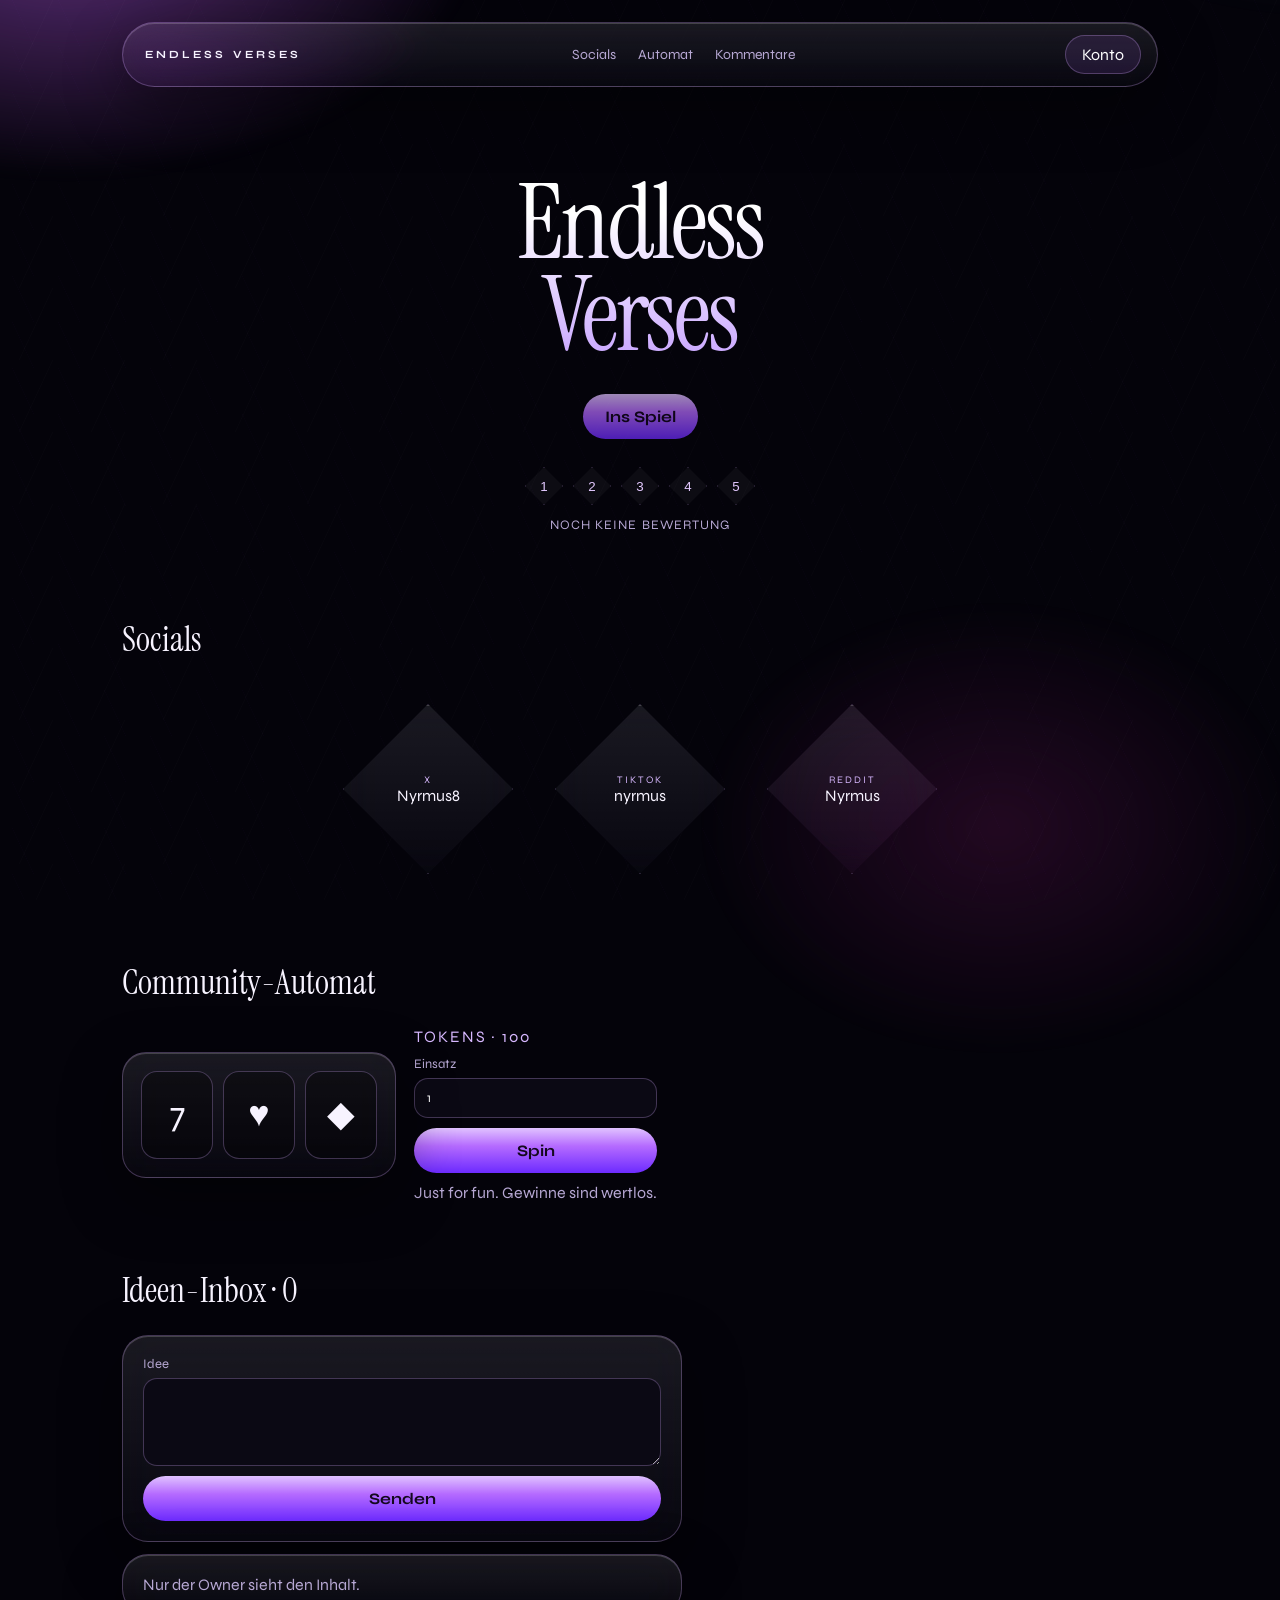
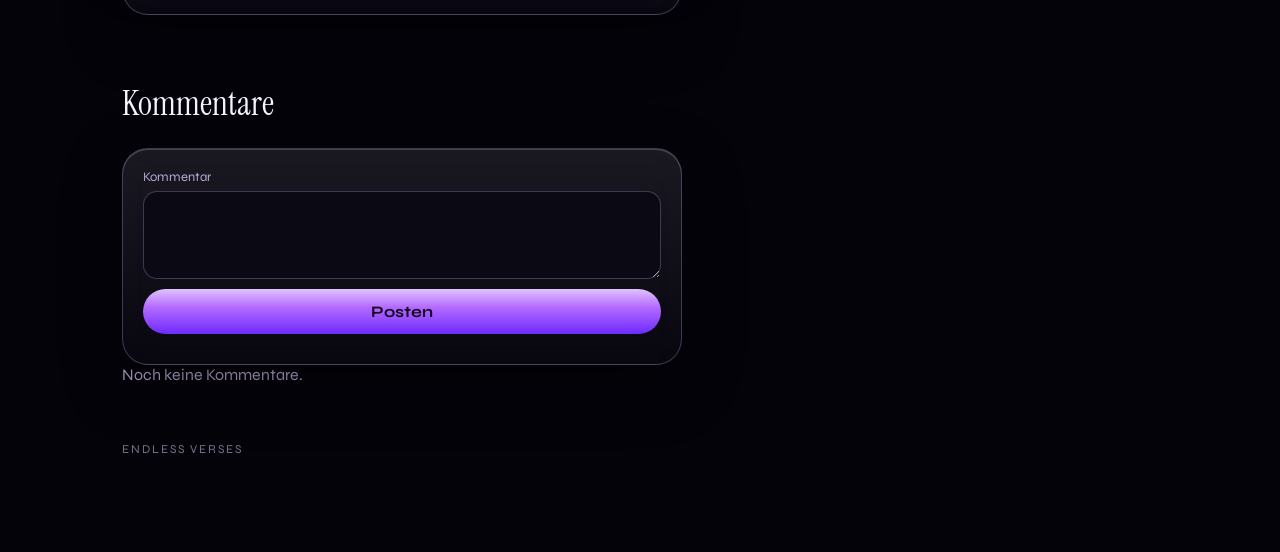
<file: index.html>
<!DOCTYPE html>
<html lang="de">
<head>
  <meta charset="UTF-8" />
  <meta name="viewport" content="width=device-width, initial-scale=1.0" />
  <title>Endless Verses</title>
  <link rel="preconnect" href="https://fonts.googleapis.com" />
  <link rel="preconnect" href="https://fonts.gstatic.com" crossorigin />
  <link href="https://fonts.googleapis.com/css2?family=Instrument+Serif:ital@0;1&family=Syne:wght@400;600;700;800&display=swap" rel="stylesheet" />
  <style>
    :root {
      --ink: #f7f3ff;
      --mute: #b7a8d4;
      --line: rgba(210, 170, 255, .28);
      --violet: #b56bff;
      --deep: #6d2bff;
    }
    * { box-sizing: border-box; margin: 0; padding: 0; }
    html { scroll-behavior: smooth; }
    body {
      min-height: 100vh; color: var(--ink); font-family: Syne, sans-serif;
      background: #04030a; overflow-x: hidden;
    }
    .chroma {
      position: fixed; inset: -20%; pointer-events: none; z-index: 0;
      background:
        radial-gradient(40% 35% at 18% 8%, rgba(181,107,255,.45), transparent 58%),
        radial-gradient(32% 28% at 88% 0%, rgba(80,220,255,.16), transparent 55%),
        radial-gradient(28% 30% at 70% 80%, rgba(255,70,180,.12), transparent 60%);
      filter: blur(8px) saturate(1.4);
    }
    .mesh {
      position: fixed; inset: 0; pointer-events: none; z-index: 0; opacity: .22;
      background-image:
        linear-gradient(115deg, transparent 49%, rgba(255,255,255,.09) 50%, transparent 51%),
        linear-gradient(65deg, transparent 49%, rgba(181,107,255,.12) 50%, transparent 51%);
      background-size: 72px 72px, 46px 46px;
    }
    a { color: inherit; text-decoration: none; }
    .off { display: none !important; }
    .wrap { position: relative; z-index: 1; max-width: 1080px; margin: 0 auto; padding: 22px 22px 96px; }
    .glass {
      background: linear-gradient(180deg, rgba(255,255,255,.09), rgba(255,255,255,.02));
      border: 1px solid var(--line);
      box-shadow: 0 20px 60px rgba(0,0,0,.45), inset 0 1px 0 rgba(255,255,255,.18);
      backdrop-filter: blur(22px) saturate(1.35);
    }
    .nav {
      display: flex; justify-content: space-between; align-items: center;
      gap: 16px; padding: 12px 16px 12px 22px; border-radius: 999px;
    }
    .logo { font-weight: 700; letter-spacing: .28em; font-size: 11px; }
    .nav nav { display: flex; gap: 22px; color: var(--mute); font-size: 14px; }
    #accountOpen {
      background: rgba(181,107,255,.12); color: #fff; border: 1px solid var(--line);
      padding: 9px 16px; border-radius: 999px; cursor: pointer; font: inherit;
    }
    #accountOpen:hover { box-shadow: 0 0 22px rgba(181,107,255,.55); }
    #accountOverlay {
      position: fixed; inset: 0; z-index: 200;
      display: none; align-items: center; justify-content: center;
      background: rgba(4,3,10,.72);
      padding: 20px;
    }
    #accountOverlay.on { display: flex; }
    #accountCard {
      width: min(380px, 100%);
      padding: 22px;
      border-radius: 24px;
      position: relative;
    }
    #accountClose {
      position: absolute; top: 14px; right: 14px;
      width: 32px; height: 32px; border-radius: 50%;
      border: 1px solid var(--line); background: transparent; color: #fff;
      cursor: pointer; font: inherit;
    }
    #accountCard .tabs { display: flex; gap: 8px; margin: 8px 0 18px; }
    #accountCard .tabs button {
      flex: 1; background: rgba(255,255,255,.04); color: #f4edff;
      border: 1px solid var(--line); padding: 10px 0; border-radius: 999px;
      cursor: pointer; font: inherit;
    }
    #accountCard .tabs button.active { background: rgba(181,107,255,.25); }
    #accountCard form { display: flex; flex-direction: column; gap: 14px; }
    #accountCard label {
      display: flex; flex-direction: column; gap: 8px;
      font-size: 12px; letter-spacing: .08em; text-transform: uppercase; color: var(--mute);
    }
    #accountCard input {
      height: 48px; width: 100%; background: #0b0914; color: #fff;
      border: 1px solid rgba(214,186,255,.32); border-radius: 12px;
      padding: 0 14px; font: 16px/1 Syne, sans-serif; outline: none;
    }
    #accountCard input:focus {
      border-color: #c9a6ff; box-shadow: 0 0 0 3px rgba(181,107,255,.28);
    }
    #accountCard .btn { width: 100%; }
    .hero { padding: 90px 0 28px; text-align: center; }
    .hero h1 {
      font-family: "Instrument Serif", serif; font-weight: 400;
      font-size: clamp(52px, 11vw, 104px); letter-spacing: -.03em; line-height: .88;
      background: linear-gradient(180deg, #fff 20%, #c9a6ff 100%);
      -webkit-background-clip: text; background-clip: text; color: transparent;
    }
    .row { display: flex; gap: 10px; justify-content: center; margin-top: 34px; }
    .btn {
      display: inline-flex; align-items: center; justify-content: center;
      padding: 13px 22px; border-radius: 999px; border: 0;
      background: linear-gradient(180deg, #e0c2ff, var(--violet) 40%, var(--deep));
      color: #14081f; cursor: pointer; font: inherit; font-weight: 700;
    }
    .btn:hover { box-shadow: 0 0 28px rgba(181,107,255,.7); }
    .btn.locked { opacity: .7; }
    .stars { display: flex; gap: 10px; justify-content: center; margin-top: 28px; }
    .stars button {
      width: 38px; height: 38px; border: 1px solid var(--line);
      background: rgba(255,255,255,.04); color: #e3c9ff; cursor: pointer;
      clip-path: polygon(50% 0, 100% 50%, 50% 100%, 0 50%);
    }
    #rateAvg { margin-top: 12px; color: var(--mute); font-size: 13px; letter-spacing: .08em; text-transform: uppercase; }
    section { padding: 56px 0 10px; }
    h2 { font-family: "Instrument Serif", serif; font-weight: 400; font-size: 34px; margin-bottom: 22px; }
    .socials { display: flex; justify-content: center; gap: 42px; flex-wrap: wrap; padding: 20px 0; }
    .spin-wrap { width: 170px; height: 170px; animation: spinY 7s linear infinite; }
    .spin-wrap:nth-child(2) { animation-duration: 8.2s; animation-direction: reverse; }
    @keyframes spinY { from { transform: rotateY(0); } to { transform: rotateY(360deg); } }
    .diamond {
      width: 170px; height: 170px; clip-path: polygon(50% 0, 100% 50%, 50% 100%, 0 50%);
      display: flex; align-items: center; justify-content: center;
    }
    .diamond-inner { text-align: center; }
    .diamond .tag { display: block; color: #d7b8ff; font-size: 10px; letter-spacing: .2em; text-transform: uppercase; }
    .slot-wrap { display: flex; gap: 18px; flex-wrap: wrap; align-items: center; }
    #slot { display: flex; gap: 10px; padding: 18px; border-radius: 24px; }
    .reel {
      width: 72px; height: 88px; border-radius: 16px;
      display: flex; align-items: center; justify-content: center;
      font-size: 36px; background: rgba(0,0,0,.35); border: 1px solid var(--line);
    }
    #slot.jackpot { box-shadow: 0 0 50px #ff4fd8; }
    .slot-side { display: flex; flex-direction: column; gap: 10px; min-width: 220px; }
    .tokens { letter-spacing: .12em; text-transform: uppercase; color: #d7b8ff; }
    .box { max-width: 560px; padding: 20px; border-radius: 26px; }
    .cmt-actions button, #logoutBtn {
      background: rgba(255,255,255,.05); color: #f4edff; border: 1px solid var(--line);
      padding: 7px 11px; border-radius: 999px; cursor: pointer; font: inherit;
    }
    form { display: flex; flex-direction: column; gap: 10px; }
    label { display: flex; flex-direction: column; gap: 6px; font-size: 13px; color: var(--mute); }
    input, textarea {
      background: #0b0914; color: #fff; border: 1px solid var(--line);
      padding: 11px 12px; border-radius: 14px; font: inherit; width: 100%; outline: none;
    }
    textarea { min-height: 88px; }
    .msg { color: #ff9ad8; min-height: 1.2em; }
    .muted { color: var(--mute); }
    .cmt { margin: 12px 0; padding: 16px; border-radius: 20px; }
    .owner-badge {
      font-size: 10px; letter-spacing: .2em; padding: 4px 8px; border-radius: 999px;
      color: #fff; background: linear-gradient(90deg, #9b5cff, #6d2bff);
    }
    .cmt-actions { display: flex; gap: 6px; flex-wrap: wrap; margin-top: 8px; }
    .thread { margin: 10px 0 0 14px; }
    footer { padding-top: 48px; color: #7d738c; font-size: 12px; letter-spacing: .16em; text-transform: uppercase; }
  </style>
</head>
<body>
  <div class="chroma"></div>
  <div class="mesh"></div>
  <div class="wrap" id="top">
    <header class="nav glass">
      <a class="logo" href="index.html">ENDLESS VERSES</a>
      <nav>
        <a href="#socials">Socials</a>
        <a href="#slot-sec">Automat</a>
        <a href="#comments-sec">Kommentare</a>
      </nav>
      <button type="button" id="accountOpen"><span id="session">Konto</span></button>
    </header>

    <div class="hero">
      <h1>Endless<br>Verses</h1>
      <div class="row">
        <a id="playBtn" class="btn locked" href="#top">Ins Spiel</a>
      </div>
      <div class="stars" aria-label="Bewerten">
        <button type="button" data-star="1">1</button>
        <button type="button" data-star="2">2</button>
        <button type="button" data-star="3">3</button>
        <button type="button" data-star="4">4</button>
        <button type="button" data-star="5">5</button>
      </div>
      <p id="rateAvg">Noch keine Bewertung</p>
    </div>

    <section id="socials">
      <h2>Socials</h2>
      <div class="socials">
        <a class="spin-wrap" href="https://x.com/Nyrmus8" target="_blank" rel="noopener"><span class="diamond glass"><span class="diamond-inner"><span class="tag">X</span>Nyrmus8</span></span></a>
        <a class="spin-wrap" href="https://www.tiktok.com/@nyrmus" target="_blank" rel="noopener"><span class="diamond glass"><span class="diamond-inner"><span class="tag">TikTok</span>nyrmus</span></span></a>
        <a class="spin-wrap" href="https://www.reddit.com/user/Jolly_Dot_2995/" target="_blank" rel="noopener"><span class="diamond glass"><span class="diamond-inner"><span class="tag">Reddit</span>Nyrmus</span></span></a>
      </div>
    </section>

    <section id="slot-sec">
      <h2>Community-Automat</h2>
      <div class="slot-wrap">
        <div id="slot" class="glass">
          <div class="reel" id="r1">7</div>
          <div class="reel" id="r2">♥</div>
          <div class="reel" id="r3">◆</div>
        </div>
        <div class="slot-side">
          <p class="tokens">Tokens · <span id="tokens">100</span></p>
          <label>Einsatz <input id="bet" type="number" min="1" value="1"></label>
          <button class="btn" type="button" id="spinBtn">Spin</button>
          <p id="slotJoke" class="muted">Just for fun. Gewinne sind wertlos.</p>
        </div>
      </div>
    </section>

    <section id="inbox-sec">
      <h2>Ideen-Inbox · <span id="inboxCount">0</span></h2>
      <form id="ideaForm" class="box glass">
        <label>Idee <textarea id="ideaText" required></textarea></label>
        <button class="btn" type="submit">Senden</button>
      </form>
      <div id="inbox" class="box glass" style="margin-top:12px"></div>
    </section>

    <section id="comments-sec">
      <h2>Kommentare</h2>
      <div id="notifs"></div>
      <form id="commentForm" class="box glass">
        <label>Kommentar <textarea id="commentText" required></textarea></label>
        <button class="btn" type="submit">Posten</button>
        <p id="commentErr"></p>
      </form>
      <div id="comments"></div>
    </section>
    <footer>Endless Verses</footer>
  </div>

  <div id="accountOverlay" aria-hidden="true">
    <div id="accountCard" class="glass">
      <button type="button" id="accountClose" aria-label="Schließen">×</button>
      <div class="tabs">
        <button type="button" id="tabLogin" class="active">Login</button>
        <button type="button" id="tabRegister">Registrieren</button>
      </div>
      <form id="loginForm">
        <label>Name <input id="loginName" autocomplete="username"></label>
        <label>Passwort <input id="loginPass" type="password" autocomplete="current-password"></label>
        <button class="btn" type="submit">Einloggen</button>
      </form>
      <form id="registerForm" class="off">
        <label>Name <input id="regName" autocomplete="username"></label>
        <label>Passwort <input id="regPass" type="password" autocomplete="new-password"></label>
        <button class="btn" type="submit">Account erstellen</button>
      </form>
      <p id="msg" class="msg"></p>
      <button type="button" id="logoutBtn" class="off">Logout</button>
    </div>
  </div>

  <script src="js/auth.js"></script>
  <script src="js/home.js"></script>
  <script src="js/community.js"></script>
  <script src="js/slot.js"></script>
</body>
</html>
</file>
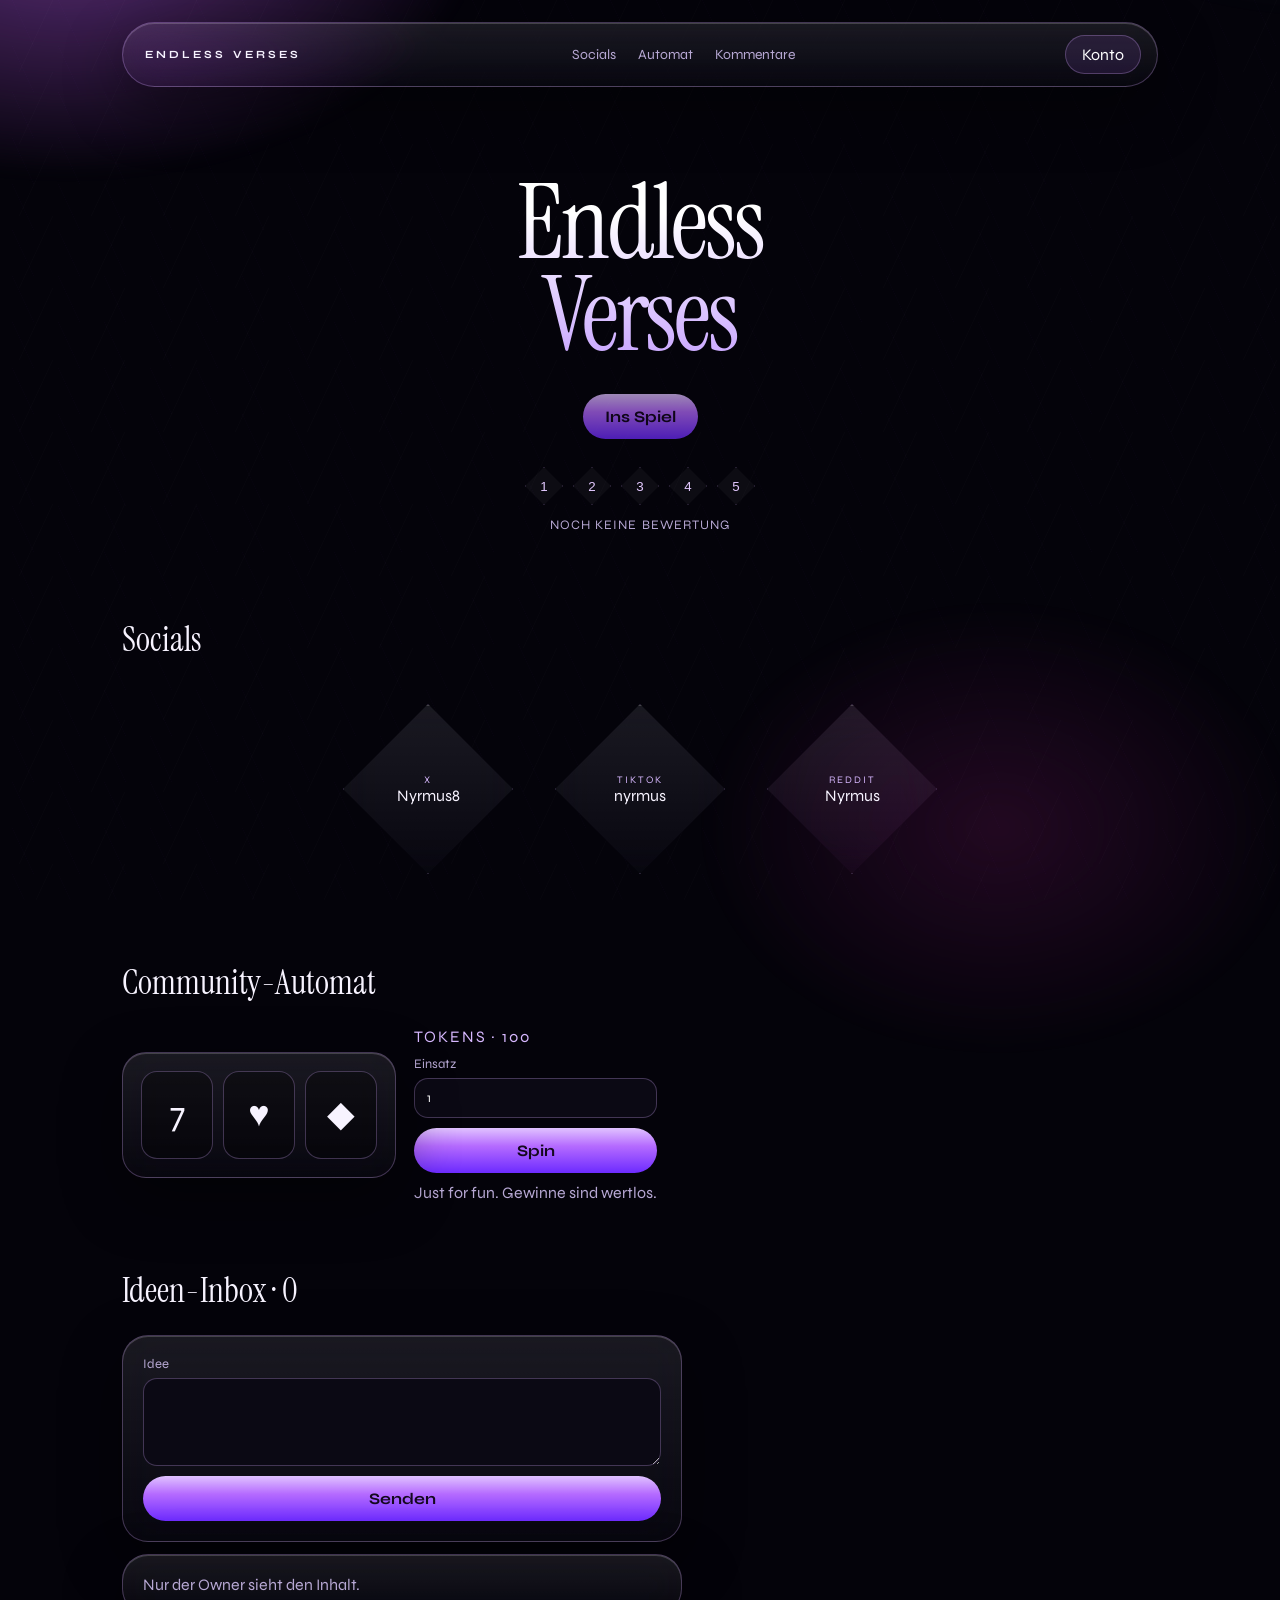
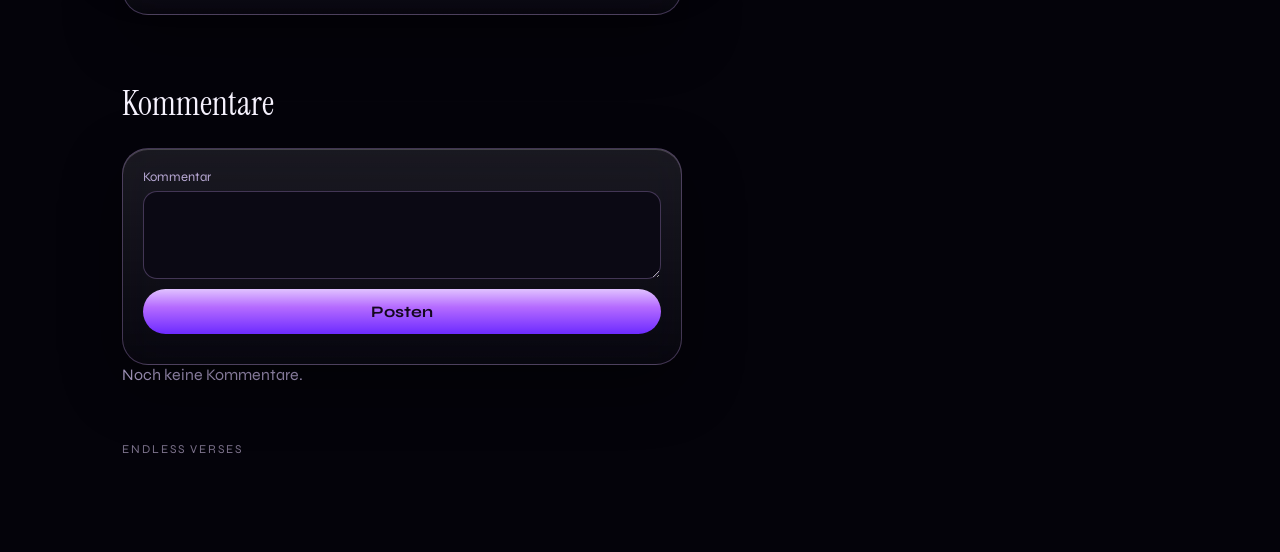
<file: play.html>
<!DOCTYPE html>
<html lang="de">
<head>
  <meta charset="UTF-8" />
  <meta name="viewport" content="width=device-width, initial-scale=1.0" />
  <title>Endless Verses</title>
  <link rel="preconnect" href="https://fonts.googleapis.com" />
  <link href="https://fonts.googleapis.com/css2?family=Cinzel:wght@500;700&family=Syne:wght@500;700;800&display=swap" rel="stylesheet" />
  <style>
    * { box-sizing: border-box; margin: 0; padding: 0; }
    html, body { height: 100%; }
    body { background: #07060c; color: #f3edff; font-family: Syne, sans-serif; overflow: hidden; }
    .fx { position: fixed; inset: 0; pointer-events: none; background: radial-gradient(50% 60% at 62% 40%, rgba(120,60,255,.22), transparent 60%), linear-gradient(180deg, #120c1c, #05040a); }
    #who { position: fixed; top: 18px; right: 24px; z-index: 6; letter-spacing: .2em; font-size: 11px; text-transform: uppercase; color: #d7c6ff; }
    #tokens { position: fixed; top: 18px; left: 50%; transform: translateX(-50%); z-index: 6; padding: 6px 14px; border: 1px solid rgba(214,186,255,.25); border-radius: 999px; background: rgba(10,8,18,.55); letter-spacing: .14em; font-size: 12px; }
    #lobby { position: relative; z-index: 1; height: 100vh; display: grid; grid-template-rows: 1fr auto; }
    #lobby.off { display: none; }
    .row { display: grid; grid-template-columns: 220px 1fr 260px; height: calc(100vh - 128px); }
    nav.side { padding: 88px 28px 20px; display: flex; flex-direction: column; gap: 4px; }
    nav.side button, nav.side a { background: none; border: 0; color: rgba(230,220,255,.55); font: 700 20px Syne, sans-serif; text-align: left; cursor: pointer; padding: 8px 0; text-decoration: none; }
    nav.side button:hover, nav.side a:hover { color: #fff; text-shadow: 0 0 18px rgba(180,110,255,.8); }
    .stage { display: flex; flex-direction: column; align-items: center; justify-content: flex-end; padding-bottom: 10px; }
    #preview { width: min(420px, 42vw); height: min(460px, 58vh); }
    .cname { font-family: Cinzel, serif; letter-spacing: .22em; margin-bottom: 8px; }
    #startBtn { min-width: 280px; margin-top: 8px; padding: 16px 26px; font: 800 28px Syne, sans-serif; letter-spacing: .18em; border: 0; cursor: pointer; background: linear-gradient(#ffe7a8, #e8a31a); color: #1a1202; }
    .meta { padding: 88px 28px 20px; }
    .meta h2 { font-family: Cinzel, serif; font-size: 14px; letter-spacing: .18em; margin-bottom: 10px; }
    .meta p { color: #cbb8ef; font-size: 14px; margin: 6px 0; }
    #modStrip { height: 128px; border-top: 1px solid rgba(214,186,255,.16); display: flex; gap: 10px; padding: 14px 22px; overflow-x: auto; background: rgba(0,0,0,.28); }
    .mod-mini { min-width: 160px; padding: 12px; border: 1px solid rgba(214,186,255,.2); }
    .mod-mini.locked:after, .panel.locked-panel:after { content: "IN DEVELOPMENT"; position: absolute; inset: 0; display: flex; align-items: center; justify-content: center; background: rgba(6,4,12,.55); letter-spacing: .16em; font-size: 10px; pointer-events: none; }
    .mod-mini.locked, .mod-card.locked, .panel.locked-panel { position: relative; }
    .panel { display: none; position: fixed; inset: 0; z-index: 8; background: rgba(5,4,10,.86); padding: 70px 40px 40px; overflow: auto; }
    .panel.on { display: block; }
    .grid { display: grid; grid-template-columns: repeat(auto-fill, minmax(240px, 1fr)); gap: 14px; }
    .card, .mod-card, .slot, .item { background: linear-gradient(180deg, rgba(255,255,255,.05), rgba(255,255,255,.015)); border: 1px solid rgba(214,186,255,.18); padding: 16px; color: inherit; text-align: left; }
    .x { position: absolute; top: 18px; right: 22px; background: transparent; color: #fff; border: 1px solid rgba(214,186,255,.3); padding: 6px 12px; cursor: pointer; font: inherit; }
    .slot, .item { display: block; width: 100%; margin: 0 0 8px; cursor: pointer; font: inherit; }
    .slot.on, .item.on { border-color: #f0b429; }
    .load-grid { display: grid; grid-template-columns: 280px 1fr; gap: 18px; }
    #play { display: none; position: fixed; inset: 0; z-index: 4; background: #09080f; }
    #play.on { display: block; }
    canvas#game { position: absolute; inset: 0; width: 100%; height: 100%; }
    #hud { position: absolute; top: 0; left: 0; right: 0; z-index: 5; display: flex; justify-content: space-between; align-items: center; padding: 16px 22px; font-size: 12px; letter-spacing: .12em; background: linear-gradient(180deg, rgba(0,0,0,.45), transparent); gap: 12px; }
    #stam, #hp { width: 140px; height: 7px; background: #1a1620; border: 1px solid rgba(214,186,255,.2); }
    #stamHud { height: 100%; width: 100%; background: linear-gradient(90deg, #8a6bff, #e0c2ff); }
    #hpHud { height: 100%; width: 100%; background: linear-gradient(90deg, #ff5a4a, #ffc08a); }
    #hud button { background: transparent; color: #fff; border: 1px solid rgba(214,186,255,.3); padding: 6px 10px; cursor: pointer; font: inherit; }
    #hint { position: absolute; bottom: 16px; left: 0; right: 0; text-align: center; color: #8a7aa8; font-size: 12px; z-index: 5; }
  </style>
</head>
<body>
  <div class="fx"></div>
  <div id="who"></div>
  <div id="tokens">TOKENS · <span id="tokenCount">0</span></div>
  <div id="lobby">
    <div class="row">
      <nav class="side">
        <button type="button" id="startSide">Spielen</button>
        <button type="button" data-panel="panelLoadout">Loadout</button>
        <button type="button" data-panel="panelShop">Token-Shop</button>
        <button type="button" data-panel="panelIndex">Index</button>
        <button type="button" data-panel="panelMods">Mods</button>
        <a href="index.html">Website</a>
        <button type="button" id="logoutPlay">Logout</button>
      </nav>
      <div class="stage">
        <div class="cname">SCHWARZER NINJA</div>
        <canvas id="preview" width="420" height="460"></canvas>
        <button type="button" id="startBtn">SPIELEN</button>
      </div>
      <div class="meta">
        <h2>Ausgerüstet</h2>
        <p>Waffe · <span id="eqWeapon">Wurfmesser</span></p>
        <p>Q Dash · R Parry 1.3s</p>
        <p>F Wurf · ohne Messer: Tasche</p>
      </div>
    </div>
    <div id="modStrip"></div>
  </div>
  <section id="panelLoadout" class="panel"><button class="x" type="button" data-close>Schließen</button><h2 style="margin-bottom:16px;font-family:Cinzel,serif">Loadout</h2><div class="load-grid"><div id="slots"></div><div id="items"></div></div></section>
  <section id="panelShop" class="panel"><button class="x" type="button" data-close>Schließen</button><h2 style="margin-bottom:16px;font-family:Cinzel,serif">Token-Shop</h2><div id="shopList" class="grid"></div></section>
  <section id="panelIndex" class="panel"><button class="x" type="button" data-close>Schließen</button><h2 style="margin-bottom:16px;font-family:Cinzel,serif">Index</h2><div id="indexList" class="grid"></div></section>
  <section id="panelMods" class="panel locked-panel"><button class="x" type="button" data-close>Schließen</button><h2 style="margin-bottom:16px;font-family:Cinzel,serif">Mods · 5 Sterne</h2><div id="modList" class="grid"></div></section>
  <div id="play">
    <div id="hud">
      <span id="verseName">TEMPEL</span>
      <span id="lootHud">GOLD 0</span>
      <div id="hp"><div id="hpHud"></div></div>
      <div id="stam"><div id="stamHud"></div></div>
      <button type="button" id="toMenu">Hauptmenü</button>
    </div>
    <canvas id="game" width="1280" height="720"></canvas>
    <p id="hint">A/D · Sprung · F Messer · Q Dash · R Parry</p>
  </div>
  <script src="js/auth.js"></script>
  <script>if (!EVAuth.current()) location.href = "index.html"; else document.getElementById("who").textContent = EVAuth.current().name;</script>
  <script src="js/art.js"></script>
  <script src="js/art-arena.js"></script>
  <script src="js/art-idle.js"></script>
  <script src="js/art-run.js"></script>
  <script src="js/art-jump.js"></script>
  <script src="js/art-parry.js"></script>
  <script src="js/art-enemies.js"></script>
  <script src="js/engine.js"></script>
  <script src="js/map.js"></script>
  <script src="js/data.js"></script>
  <script src="js/loadout.js"></script>
  <script src="js/ninja.js"></script>
  <script src="js/combat.js"></script>
  <script src="js/game.js"></script>
  <script src="js/lobby.js"></script>
</body>
</html>
</file>
